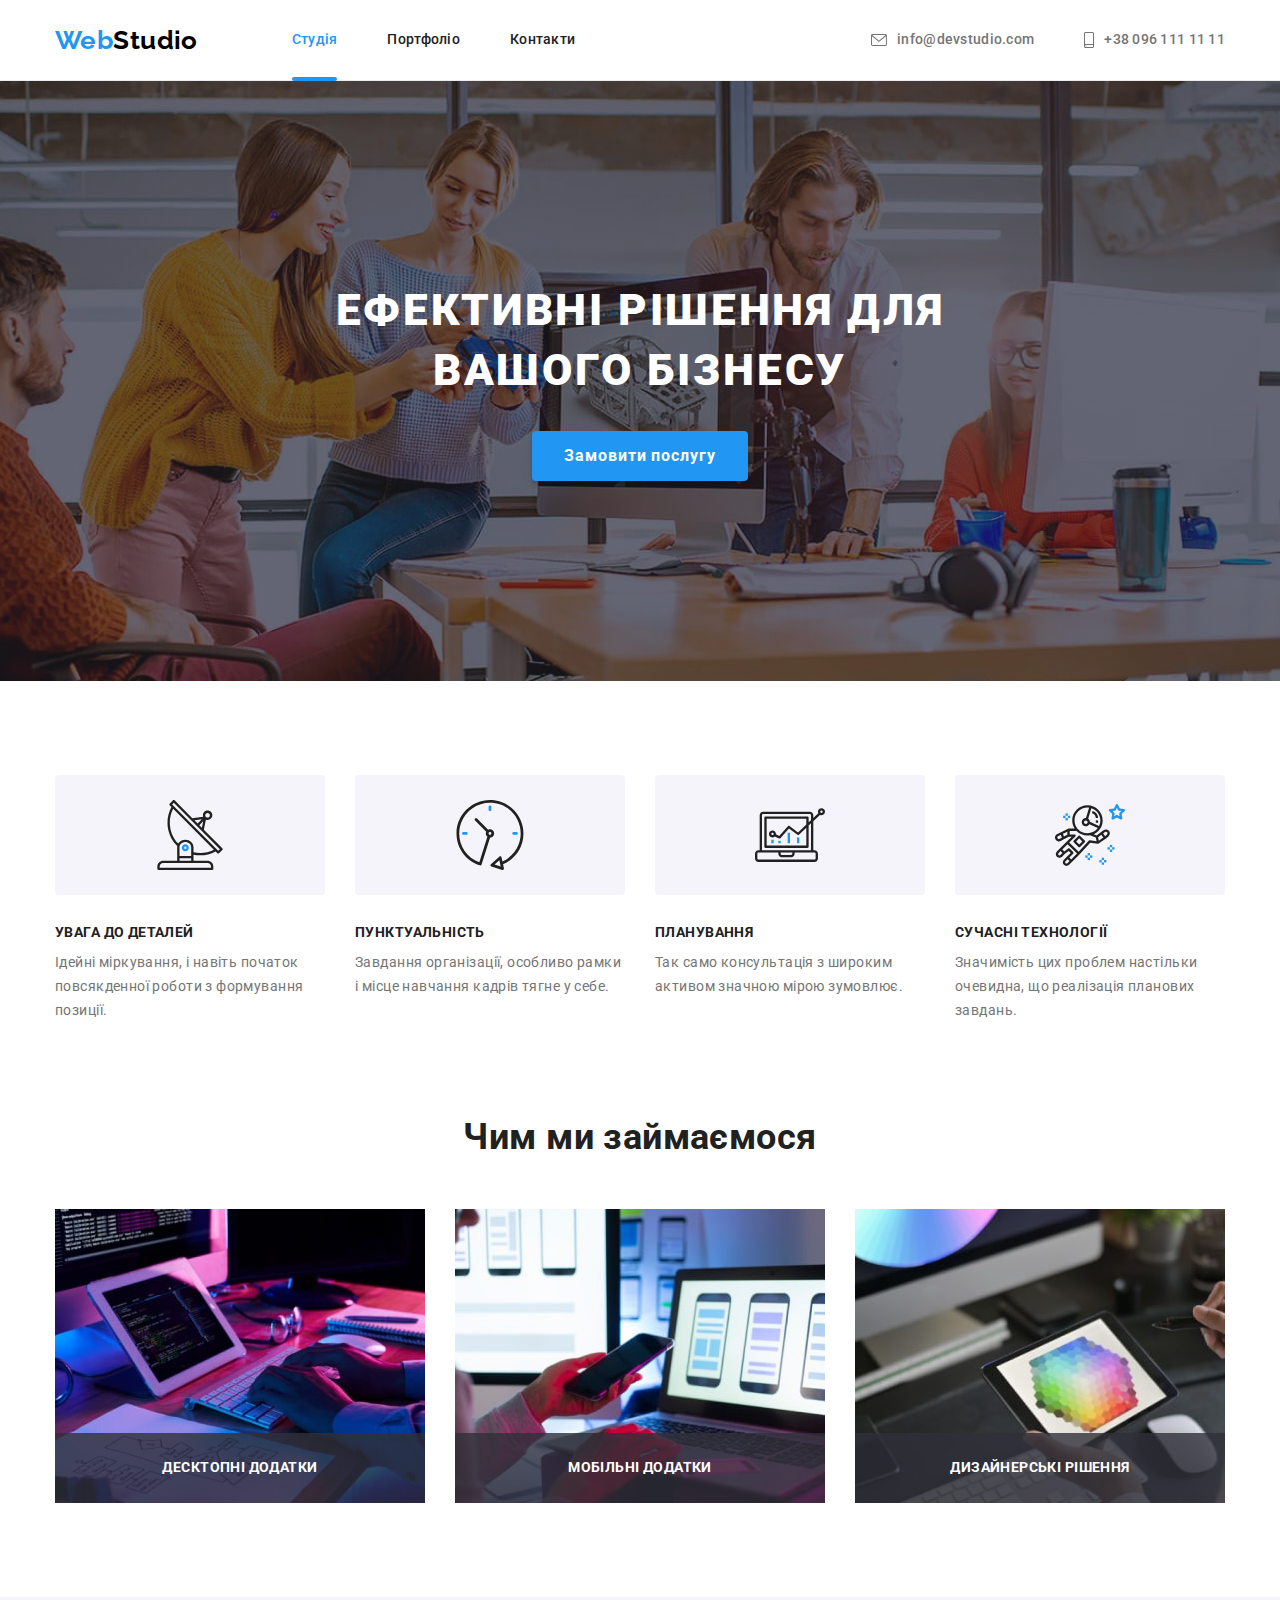
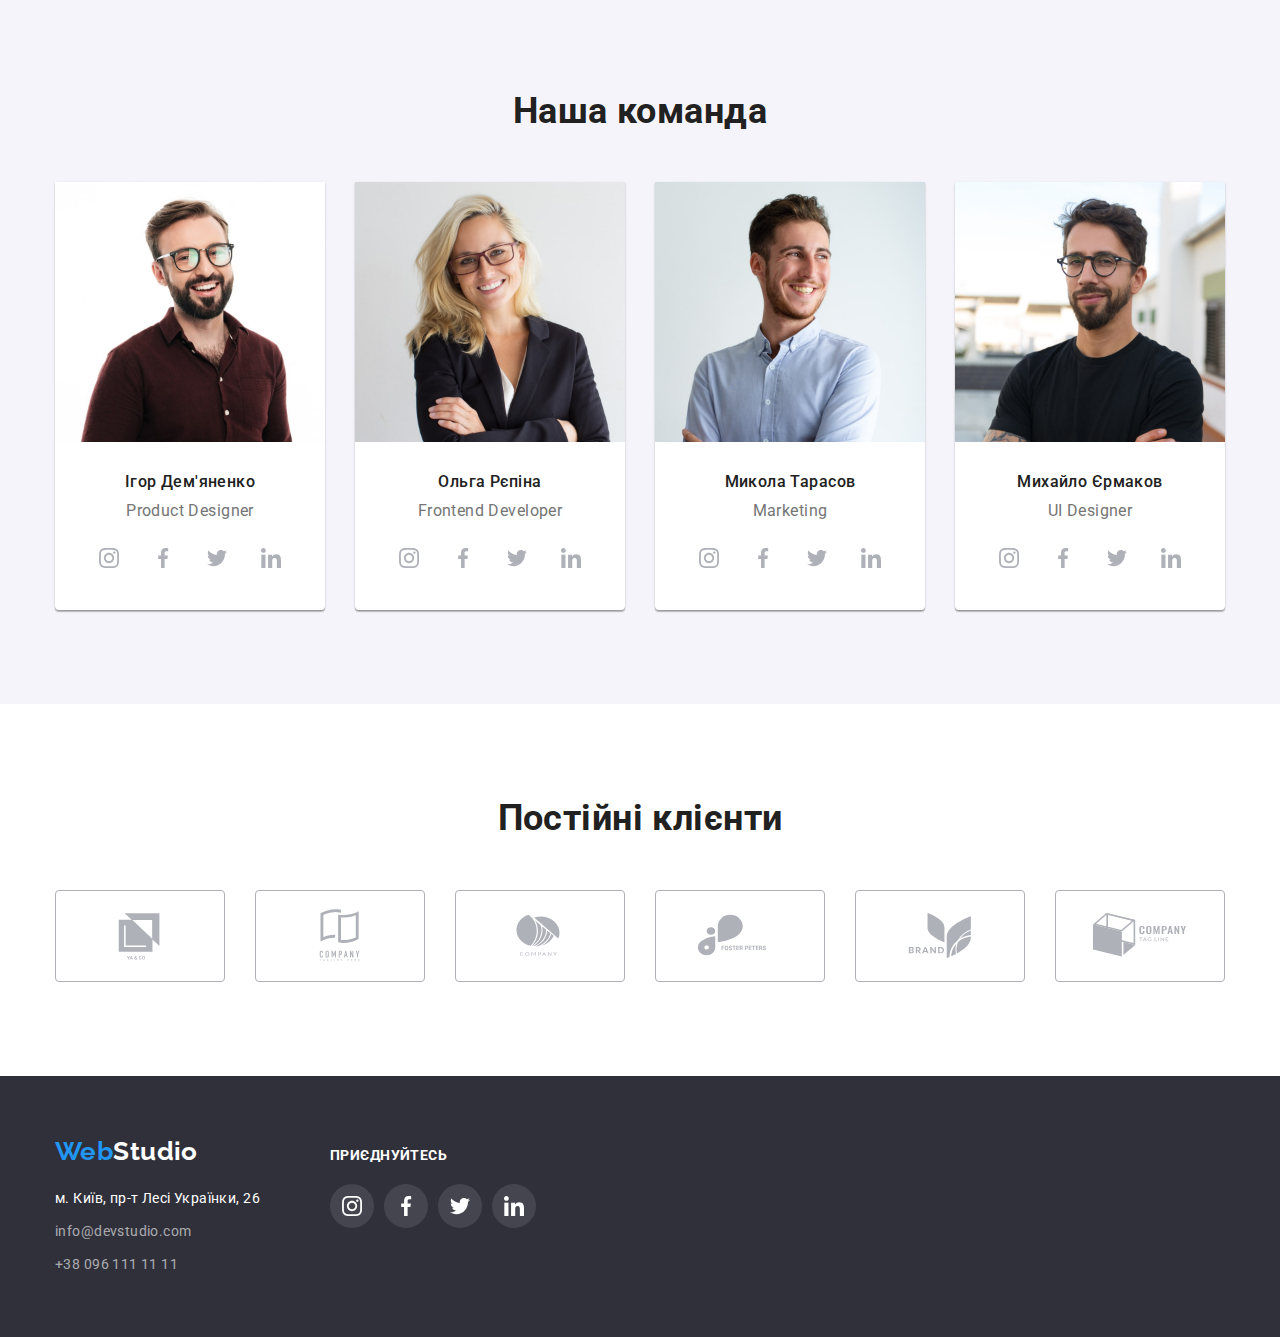
<file: index.html>
<!DOCTYPE html>
<html lang="uk">
	<head>
		<meta charset="UTF-8" />
		<meta http-equiv="X-UA-Compatible" content="IE=edge" />
		<meta name="viewport" content="width=device-width, initial-scale=1.0" />
		<title>Студія</title>
		<link
			rel="stylesheet"
			href="https://cdnjs.cloudflare.com/ajax/libs/modern-normalize/1.1.0/modern-normalize.min.css"
		/>
		<link rel="preconnect" href="https://fonts.googleapis.com" />
		<link rel="preconnect" href="https://fonts.gstatic.com" crossorigin />
		<link
			href="https://fonts.googleapis.com/css2?family=Raleway:wght@700&family=Roboto:wght@400;500;700;900&display=swap"
			rel="stylesheet"
		/>
		<link rel="stylesheet" href="./css/styles.css" />
	</head>

	<body>
		<header class="header">
			<div class="container main-nav">
				<nav class="site-nav">
					<a href="./index.html" class="logo" lang="en">
						Web<span class="logo-header">Studio</span>
					</a>

					<ul class="site-nav list">
						<li class="item">
							<a href="./index.html" class="nav-link link current">Студія</a>
						</li>
						<li class="item">
							<a href="./portfolio.html" class="nav-link link">Портфоліо</a>
						</li>
						<li class="item">
							<a href="#" class="nav-link link">Контакти</a>
						</li>
					</ul>
				</nav>

				<ul class="header-contacts list">
					<li class="item">
						<a href="mailto:info@devstudio.com" class="header-mail link">
							<svg width="16px" height="12px" class="icon">
								<use href="./images/icons.svg#mail"></use>
							</svg>info@devstudio.com
						</a>
					</li>
					<li class="item">
						<a href="tel:+380961111111" class="header-phone link">
							<svg width="10px" height="16px" class="icon">
								<use href="./images/icons.svg#smartphone"></use>
							</svg>+38 096 111 11 11
						</a>
					</li>
				</ul>
			</div>
		</header>

		<main>
			<section class="hero">
				<div class="container">
					<h1 class="hero-title">Ефективні рішення для вашого бізнесу</h1>
					<button type="button" class="hero-button" data-open-modal>Замовити послугу</button>
				</div>
			</section>

			<section class="section">
				<div class="container">
					<h2 class="features-title visually-hidden">Особливості</h2>
					<ul class="features list">
						<li class="item">
							<div class="features-icon">
								<svg width="70" height="70"><use href="./images/icons.svg#antenna"></use></svg>
							</div>
							<h3 class="features-subtitle">Увага до деталей</h3>
							<p class="features-text">
								Ідейні міркування, і навіть початок повсякденної роботи з формування позиції.
							</p>
						</li>
						<li class="item">
							<div class="features-icon">
								<svg width="70" height="70"><use href="./images/icons.svg#clock"></use></svg>
							</div>
							<h3 class="features-subtitle">Пунктуальність</h3>
							<p class="features-text">
								Завдання організації, особливо рамки і місце навчання кадрів тягне у себе.
							</p>
						</li>
						<li class="item">
							<div class="features-icon">
								<svg width="70" height="70"><use href="./images/icons.svg#diagram"></use></svg>
							</div>
							<h3 class="features-subtitle">Планування</h3>
							<p class="features-text">
								Так само консультація з широким активом значною мірою зумовлює.
							</p>
						</li>
						<li class="item">
							<div class="features-icon">
								<svg width="70" height="70"><use href="./images/icons.svg#astronaut"></use></svg>
							</div>
							<h3 class="features-subtitle">Сучасні технології</h3>
							<p class="features-text">
								Значимість цих проблем настільки очевидна, що реалізація планових завдань.
							</p>
						</li>
					</ul>
				</div>
			</section>

			<section class="section no-padding-top">
				<div class="container">
					<h2 class="activities-title">Чим ми займаємося</h2>
					<ul class="activities list">
						<li class="item">
							<div class="activities-thumb">
								<img
									src="./images/activities-1.jpg"
									alt="друкує на клавіатурі"
									width="370"
									height="294"
								/>
								<div class="activities-overflow">
									<p class="activities-text">Десктопні додатки</p>
								</div>
							</div>
						</li>
						<li class="item">
							<div class="activities-thumb">
								<img
									src="./images/activities-2.jpg"
									alt="людина дивиться на екран з макетами"
									width="370"
									height="294"
								/>
								<div class="activities-overflow">
									<p class="activities-text">Мобільні додатки</p>
								</div>
							</div>
						</li>
						<li class="item">
							<div class="activities-thumb">
								<img
									src="./images/activities-3.jpg"
									alt="обирає колір на планшеті"
									width="370"
									height="294"
								/>
								<div class="activities-overflow">
									<p class="activities-text">Дизайнерські рішення</p>
								</div>
							</div>
						</li>
					</ul>
				</div>
			</section>

			<section class="section team">
				<div class="container">
					<h2 class="team-title">Наша команда</h2>
					<ul class="team-list list">
						<li class="team-item">
							<img src="./images/team-member-1.jpg" alt="чоловік" width="270" height="260" />
							<div class="team-content">
								<h3 class="team-subtitle">Ігор Дем'яненко</h3>
								<p lang="en" class="team-text">Product Designer</p>
								<ul class="list social-list">
									<li class="list-item">
										<a href="" class="link social-link">
											<svg width="20" height="20" class="icon">
												<use href="./images/icons.svg#instagram"></use>
											</svg>
										</a>
									</li>
									<li class="list-item">
										<a href="" class="link social-link">
											<svg width="20" height="20" class="icon">
												<use href="./images/icons.svg#facebook"></use>
											</svg>
										</a>
									</li>
									<li class="list-item">
										<a href="" class="link social-link">
											<svg width="20" height="20" class="icon">
												<use href="./images/icons.svg#twitter"></use>
											</svg>
										</a>
									</li>
									<li class="list-item">
										<a href="" class="link social-link">
											<svg width="20" height="20" class="icon">
												<use href="./images/icons.svg#linkedin"></use>
											</svg>
										</a>
									</li>
								</ul>
							</div>
						</li>
						<li class="team-item">
							<img src="./images/team-member-2.jpg" alt="жінка" width="270" height="260" />
							<div class="team-content">
								<h3 class="team-subtitle">Ольга Рєпіна</h3>
								<p lang="en" class="team-text">Frontend Developer</p>
								<ul class="list social-list">
									<li class="list-item">
										<a href="" class="link social-link">
											<svg width="20" height="20" class="icon">
												<use href="./images/icons.svg#instagram"></use>
											</svg>
										</a>
									</li>
									<li class="list-item">
										<a href="" class="link social-link">
											<svg width="20" height="20" class="icon">
												<use href="./images/icons.svg#facebook"></use>
											</svg>
										</a>
									</li>
									<li class="list-item">
										<a href="" class="link social-link">
											<svg width="20" height="20" class="icon">
												<use href="./images/icons.svg#twitter"></use>
											</svg>
										</a>
									</li>
									<li class="list-item">
										<a href="" class="link social-link">
											<svg width="20" height="20" class="icon">
												<use href="./images/icons.svg#linkedin"></use>
											</svg>
										</a>
									</li>
								</ul>
							</div>
						</li>
						<li class="team-item">
							<img src="./images/team-member-3.jpg" alt="чоловік" width="270" height="260" />
							<div class="team-content">
								<h3 class="team-subtitle">Микола Тарасов</h3>
								<p lang="en" class="team-text">Marketing</p>
								<ul class="list social-list">
									<li class="list-item">
										<a href="" class="link social-link">
											<svg width="20" height="20" class="icon">
												<use href="./images/icons.svg#instagram"></use>
											</svg>
										</a>
									</li>
									<li class="list-item">
										<a href="" class="link social-link">
											<svg width="20" height="20" class="icon">
												<use href="./images/icons.svg#facebook"></use>
											</svg>
										</a>
									</li>
									<li class="list-item">
										<a href="" class="link social-link">
											<svg width="20" height="20" class="icon">
												<use href="./images/icons.svg#twitter"></use>
											</svg>
										</a>
									</li>
									<li class="list-item">
										<a href="" class="link social-link">
											<svg width="20" height="20" class="icon">
												<use href="./images/icons.svg#linkedin"></use>
											</svg>
										</a>
									</li>
								</ul>
							</div>
						</li>
						<li class="team-item">
							<img src="./images/team-member-4.jpg" alt="чоловік" width="270" height="260" />
							<div class="team-content">
								<h3 class="team-subtitle">Михайло Єрмаков</h3>
								<p lang="en" class="team-text">UI Designer</p>
								<ul class="list social-list">
									<li class="list-item">
										<a href="" class="link social-link">
											<svg width="20" height="20" class="icon">
												<use href="./images/icons.svg#instagram"></use>
											</svg>
										</a>
									</li>
									<li class="list-item">
										<a href="" class="link social-link">
											<svg width="20" height="20" class="icon">
												<use href="./images/icons.svg#facebook"></use>
											</svg>
										</a>
									</li>
									<li class="list-item">
										<a href="" class="link social-link">
											<svg width="20" height="20" class="icon">
												<use href="./images/icons.svg#twitter"></use>
											</svg>
										</a>
									</li>
									<li class="list-item">
										<a href="" class="link social-link">
											<svg width="20" height="20" class="icon">
												<use href="./images/icons.svg#linkedin"></use>
											</svg>
										</a>
									</li>
								</ul>
							</div>
						</li>
					</ul>
				</div>
			</section>

			<section class="section">
				<div class="container">
					<h2 class="clients-title">Постійні клієнти</h2>
					<ul class="list clients-list">
						<li class="list-item">
							<a href="" class="link clients-link">
								<svg width="106" height="60" class="icon">
									<use href="./images/icons.svg#Logo"></use>
								</svg>
							</a>
						</li>
						<li class="list-item">
							<a href="" class="link clients-link">
								<svg width="106" height="60" class="icon">
									<use href="./images/icons.svg#Logo-1"></use>
								</svg>
							</a>
						</li>
						<li class="list-item">
							<a href="" class="link clients-link">
								<svg width="106" height="60" class="icon">
									<use href="./images/icons.svg#Logo-2"></use>
								</svg>
							</a>
						</li>
						<li class="list-item">
							<a href="" class="link clients-link">
								<svg width="106" height="60" class="icon">
									<use href="./images/icons.svg#Logo-3"></use>
								</svg>
							</a>
						</li>
						<li class="list-item">
							<a href="" class="link clients-link">
								<svg width="106" height="60" class="icon">
									<use href="./images/icons.svg#Logo-4"></use>
								</svg>
							</a>
						</li>
						<li class="list-item">
							<a href="" class="link clients-link">
								<svg width="106" height="60" class="icon">
									<use href="./images/icons.svg#Logo-5"></use>
								</svg>
							</a>
						</li>
					</ul>
				</div>
			</section>
		</main>

		<footer class="footer">
			<div class="container footer-info">
				<div class="address">
					<a href="#" class="logo link" lang="en">
						Web<span class="logo-footer">Studio</span>
					</a>
					<address>
						<ul class="address-list list">
							<li class="item">
								<a
									href="https://goo.gl/maps/oowRSP1f97N3DCgt7"
									target="_blank"
									class="footer-address link"
									rel="noopener noreferrer"
								>
									м. Київ, пр-т Лесі Українки, 26
								</a>
							</li>
							<li class="item">
								<a href="mailto:info@devstudio.com" class="footer-mail link">info@devstudio.com</a>
							</li>
							<li class="item">
								<a href="tel:+380961111111" class="footer-phone link">+38 096 111 11 11</a>
							</li>
						</ul>
					</address>
				</div>
				<div class="social">
					<p class="social-text">приєднуйтесь</p>
					<ul class="list social-list">
						<li class="list-item">
							<a href="" class="link social-link">
								<svg width="20" height="20" class="icon">
									<use href="./images/icons.svg#instagram"></use>
								</svg>
							</a>
						</li>
						<li class="list-item">
							<a href="" class="link social-link">
								<svg width="20" height="20" class="icon">
									<use href="./images/icons.svg#facebook"></use>
								</svg>
							</a>
						</li>
						<li class="list-item">
							<a href="" class="link social-link">
								<svg width="20" height="20" class="icon">
									<use href="./images/icons.svg#twitter"></use>
								</svg>
							</a>
						</li>
						<li class="list-item">
							<a href="" class="link social-link">
								<svg width="20" height="20" class="icon">
									<use href="./images/icons.svg#linkedin"></use>
								</svg>
							</a>
						</li>
					</ul>
				</div>
			</div>
		</footer>
		<div class="backdrop is-hidden" data-backdrop>
			<div class="modal">
				<button type="button" class="btn" data-close-modal>
					<svg width="18" height="18" class="icon">
						<use href="./images/icons.svg#close"></use>
					</svg>
				</button>

				<form name="feedback-form">
					<label for="name">Ім'я</label>
					<input type="text" name="name" id="name">

					<label for="tel">Телефон</label>
					<input type="tel" name="tel" id="tel">

					<label for="mail">Пошта</label>
					<input type="email" name="mail"	id="mail">

					<input type="checkbox" name="policy" id="policy">
					<label for="policy">Погоджуюся з розсилкою та приймаю <a href="#" class="privat-policy">Умови договору</a></label>
				</form>
			</div>
		</div>
		<script src="./js/modal.js"></script>
	</body>
</html>
</file>
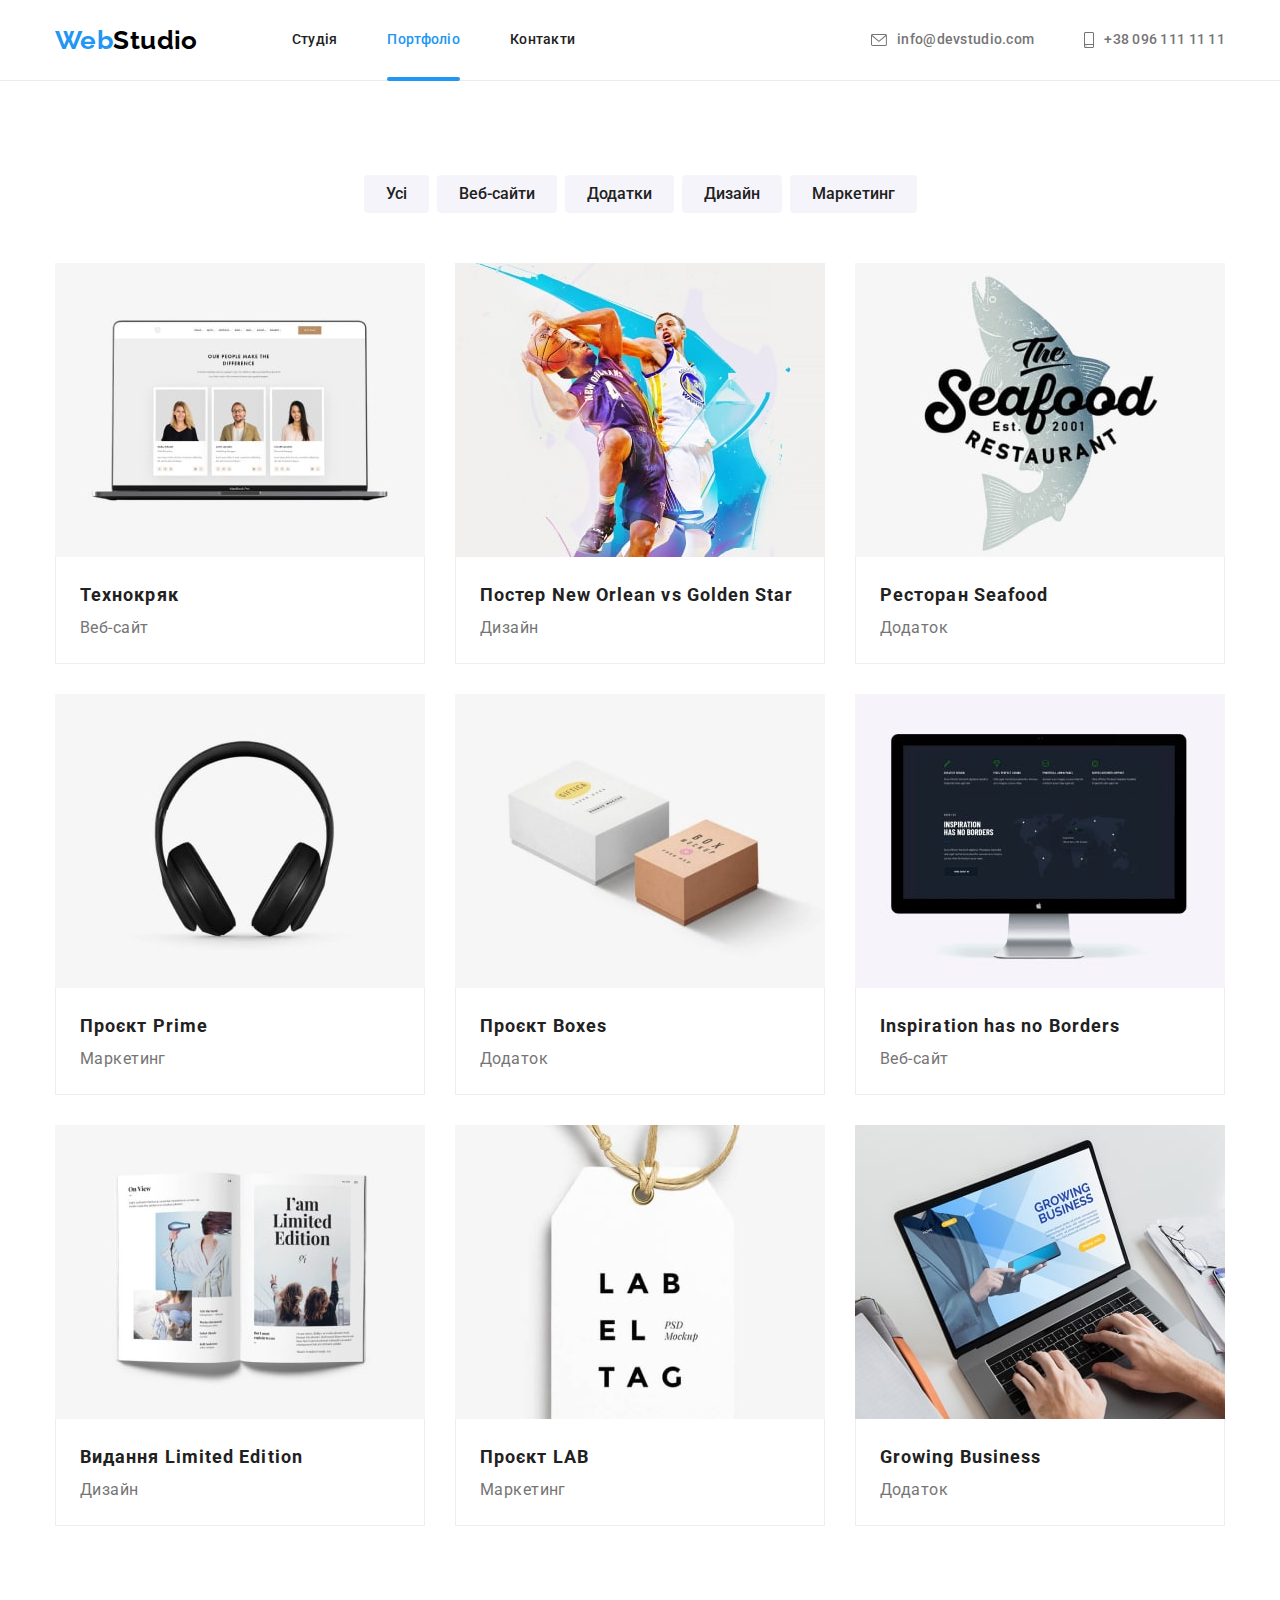
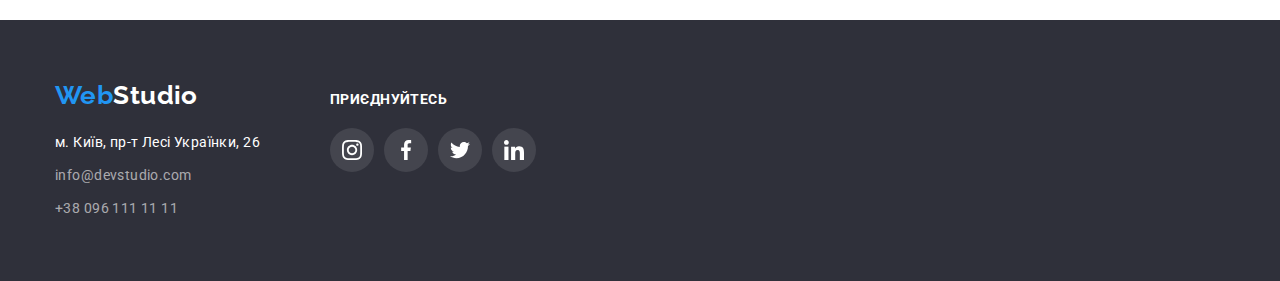
<file: portfolio.html>
<!DOCTYPE html>
<html lang="uk">
	<head>
		<meta charset="UTF-8" />
		<meta http-equiv="X-UA-Compatible" content="IE=edge" />
		<meta name="viewport" content="width=device-width, initial-scale=1.0" />
		<title>Портфоліо</title>
		<link
			rel="stylesheet"
			href="https://cdnjs.cloudflare.com/ajax/libs/modern-normalize/1.1.0/modern-normalize.min.css"
		/>
		<link rel="preconnect" href="https://fonts.googleapis.com" />
		<link rel="preconnect" href="https://fonts.gstatic.com" crossorigin />
		<link
			href="https://fonts.googleapis.com/css2?family=Raleway:wght@700&family=Roboto:wght@400;500;700;900&display=swap"
			rel="stylesheet"
		/>
		<link rel="stylesheet" href="./css/styles.css" />
	</head>

	<body>
		<header class="header">
			<div class="container main-nav">
				<nav class="site-nav">
					<a href="./index.html" class="logo" lang="en">
						Web<span class="logo-header">Studio</span>
					</a>

					<ul class="site-nav list">
						<li class="item">
							<a href="./index.html" class="nav-link link">Студія</a>
						</li>
						<li class="item">
							<a href="./portfolio.html" class="nav-link link current">Портфоліо</a>
						</li>
						<li class="item">
							<a href="#" class="nav-link link">Контакти</a>
						</li>
					</ul>
				</nav>

				<ul class="header-contacts list">
					<li class="item">
						<a href="mailto:info@devstudio.com" class="header-mail link">
							<svg width="16px" height="12px" class="icon">
								<use href="./images/icons.svg#mail"></use>
							</svg>info@devstudio.com
						</a>
					</li>
					<li class="item">
						<a href="tel:+380961111111" class="header-phone link">
							<svg width="10px" height="16px" class="icon">
								<use href="./images/icons.svg#smartphone"></use>
							</svg>+38 096 111 11 11
						</a>
					</li>
				</ul>
			</div>
		</header>

		<main>
			<section class="section">
				<div class="container">
					<h1 class="portfolio-title visually-hidden">Портфоліо</h1>
					<ul class="btn-nav list">
						<li><button type="button" class="button-portfolio">Усі</button></li>
						<li>
							<button type="button" class="button-portfolio">Веб-сайти</button>
						</li>
						<li>
							<button type="button" class="button-portfolio">Додатки</button>
						</li>
						<li>
							<button type="button" class="button-portfolio">Дизайн</button>
						</li>
						<li>
							<button type="button" class="button-portfolio">Маркетинг</button>
						</li>
					</ul>

					<ul class="work-list list">
						<li class="portfolio-item">
							<a href="" class="link">
								<div class="work-thumb">
									<img
										src="./images/example-1.jpg"
										alt=""
										width="370"
										height="294"
										class="example-photo"
									/>
									<div class="work-overflow">
										<p>
											Ресурс пропонує комплексні пропозиції з різним рівнем функціоналу та сервісів.
											Все це дозволить відвідувачу отримати вичерпні відомості про компанію чи
											приватну особу.
										</p>
									</div>
								</div>
								<div class="portfolio-contents">
									<h2 class="portfolio-subtitle">Технокряк</h2>
									<p class="portfolio-text">Веб-сайт</p>
								</div>
							</a>
						</li>
						<li class="portfolio-item">
							<a href="" class="link">
								<div class="work-thumb">
									<img
										src="./images/example-2.jpg"
										alt=""
										width="370"
										height="294"
										class="example-photo"
									/>
									<div class="work-overflow">
										<p>
											Ресурс пропонує комплексні пропозиції з різним рівнем функціоналу та сервісів.
											Все це дозволить відвідувачу отримати вичерпні відомості про компанію чи
											приватну особу.
										</p>
									</div>
								</div>
								<div class="portfolio-contents">
									<h2 class="portfolio-subtitle">Постер New Orlean vs Golden Star</h2>
									<p class="portfolio-text">Дизайн</p>
								</div>
							</a>
						</li>
						<li class="portfolio-item">
							<a href="" class="link">
								<div class="work-thumb">
									<img
										src="./images/example-3.jpg"
										alt=""
										width="370"
										height="294"
										class="example-photo"
									/>
									<div class="work-overflow">
										<p>
											Ресурс пропонує комплексні пропозиції з різним рівнем функціоналу та сервісів.
											Все це дозволить відвідувачу отримати вичерпні відомості про компанію чи
											приватну особу.
										</p>
									</div>
								</div>
								<div class="portfolio-contents">
									<h2 class="portfolio-subtitle">Ресторан Seafood</h2>
									<p class="portfolio-text">Додаток</p>
								</div>
							</a>
						</li>
						<li class="portfolio-item">
							<a href="" class="link">
								<div class="work-thumb">
									<img
										src="./images/example-4.jpg"
										alt=""
										width="370"
										height="294"
										class="example-photo"
									/>
									<div class="work-overflow">
										<p>
											Ресурс пропонує комплексні пропозиції з різним рівнем функціоналу та сервісів.
											Все це дозволить відвідувачу отримати вичерпні відомості про компанію чи
											приватну особу.
										</p>
									</div>
								</div>
								<div class="portfolio-contents">
									<h2 class="portfolio-subtitle">Проєкт Prime</h2>
									<p class="portfolio-text">Маркетинг</p>
								</div>
							</a>
						</li>
						<li class="portfolio-item">
							<a href="" class="link">
								<div class="work-thumb">
									<img
										src="./images/example-5.jpg"
										alt=""
										width="370"
										height="294"
										class="example-photo"
									/>
									<div class="work-overflow">
										<p>
											Ресурс пропонує комплексні пропозиції з різним рівнем функціоналу та сервісів.
											Все це дозволить відвідувачу отримати вичерпні відомості про компанію чи
											приватну особу.
										</p>
									</div>
								</div>
								<div class="portfolio-contents">
									<h2 class="portfolio-subtitle">Проєкт Boxes</h2>
									<p class="portfolio-text">Додаток</p>
								</div>
							</a>
						</li>
						<li class="portfolio-item">
							<a href="" class="link">
								<div class="work-thumb">
									<img
										src="./images/example-6.jpg"
										alt=""
										width="370"
										height="294"
										class="example-photo"
									/>
									<div class="work-overflow">
										<p>
											Ресурс пропонує комплексні пропозиції з різним рівнем функціоналу та сервісів.
											Все це дозволить відвідувачу отримати вичерпні відомості про компанію чи
											приватну особу.
										</p>
									</div>
								</div>
								<div class="portfolio-contents">
									<h2 class="portfolio-subtitle">Inspiration has no Borders</h2>
									<p class="portfolio-text">Веб-сайт</p>
								</div>
							</a>
						</li>
						<li class="portfolio-item">
							<a href="" class="link">
								<div class="work-thumb">
									<img
										src="./images/example-7.jpg"
										alt=""
										width="370"
										height="294"
										class="example-photo"
									/>
									<div class="work-overflow">
										<p>
											Ресурс пропонує комплексні пропозиції з різним рівнем функціоналу та сервісів.
											Все це дозволить відвідувачу отримати вичерпні відомості про компанію чи
											приватну особу.
										</p>
									</div>
								</div>
								<div class="portfolio-contents">
									<h2 class="portfolio-subtitle">Видання Limited Edition</h2>
									<p class="portfolio-text">Дизайн</p>
								</div>
							</a>
						</li>
						<li class="portfolio-item">
							<a href="" class="link">
								<div class="work-thumb">
									<img
										src="./images/example-8.jpg"
										alt=""
										width="370"
										height="294"
										class="example-photo"
									/>
									<div class="work-overflow">
										<p>
											Ресурс пропонує комплексні пропозиції з різним рівнем функціоналу та сервісів.
											Все це дозволить відвідувачу отримати вичерпні відомості про компанію чи
											приватну особу.
										</p>
									</div>
								</div>
								<div class="portfolio-contents">
									<h2 class="portfolio-subtitle">Проєкт LAB</h2>
									<p class="portfolio-text">Маркетинг</p>
								</div>
							</a>
						</li>
						<li class="portfolio-item">
							<a href="" class="link">
								<div class="work-thumb">
									<img
										src="./images/example-9.jpg"
										alt=""
										width="370"
										height="294"
										class="example-photo"
									/>
									<div class="work-overflow">
										<p>
											Ресурс пропонує комплексні пропозиції з різним рівнем функціоналу та сервісів.
											Все це дозволить відвідувачу отримати вичерпні відомості про компанію чи
											приватну особу.
										</p>
									</div>
								</div>
								<div class="portfolio-contents">
									<h2 class="portfolio-subtitle">Growing Business</h2>
									<p class="portfolio-text">Додаток</p>
								</div>
							</a>
						</li>
					</ul>
				</div>
			</section>
		</main>

		<footer class="footer">
			<div class="container footer-info">
				<div class="address">
					<a href="#" class="logo link" lang="en">
						Web<span class="logo-footer">Studio</span>
					</a>
					<address>
						<ul class="address-list list">
							<li class="item">
								<a
									href="https://goo.gl/maps/oowRSP1f97N3DCgt7"
									target="_blank"
									class="footer-address link"
									rel="noopener noreferrer"
								>
									м. Київ, пр-т Лесі Українки, 26
								</a>
							</li>
							<li class="item">
								<a href="mailto:info@devstudio.com" class="footer-mail link">info@devstudio.com</a>
							</li>
							<li class="item">
								<a href="tel:+380961111111" class="footer-phone link">+38 096 111 11 11</a>
							</li>
						</ul>
					</address>
				</div>
				<div class="social">
					<p class="social-text">приєднуйтесь</p>
					<ul class="list social-list">
						<li class="list-item">
							<a href="" class="link social-link">
								<svg width="20" height="20" class="icon">
									<use href="./images/icons.svg#instagram"></use>
								</svg>
							</a>
						</li>
						<li class="list-item">
							<a href="" class="link social-link">
								<svg width="20" height="20" class="icon">
									<use href="./images/icons.svg#facebook"></use>
								</svg>
							</a>
						</li>
						<li class="list-item">
							<a href="" class="link social-link">
								<svg width="20" height="20" class="icon">
									<use href="./images/icons.svg#twitter"></use>
								</svg>
							</a>
						</li>
						<li class="list-item">
							<a href="" class="link social-link">
								<svg width="20" height="20" class="icon">
									<use href="./images/icons.svg#linkedin"></use>
								</svg>
							</a>
						</li>
					</ul>
				</div>
			</div>
		</footer>
	</body>
</html>
</file>
<file: css/styles.css>
:root {
	--primary-text-color: #757575;
	--logo-text-color: #000000;
	--accent-color: #2196f3;
	--prymary-white-color: #ffffff;
	--button-secondary-bg-color: #f5f4fa;
	--main-title-color: #212121;
	--hero-bg-color: #2f303a;
	--hero-btn-active-bgc: #188ce8;
	--footer-contacts-color: rgba(255, 255, 255, 0.6);
	--footer-social-bg-color: rgba(255, 255, 255, 0.1);
	--header-border: #ececec;
	--portfolio-content-border: #eeeeee;
	--clients-primary-color: #afb1b8;
	--work-overflow-bg: rgba(33, 150, 243, 0.9);
	--backdrop-bg: rgba(0, 0, 0, 0.2);
	--modal-btn-border: rgba(0, 0, 0, 0.1);
	--activities-overflow-color: rgba(47, 48, 58, 0.8);
}

body {
	color: var(--primary-text-color);
	font-family: Roboto, sans-serif;
	letter-spacing: 0.03em;
	font-size: 14px;
	background-color: var(--prymary-white-color);
}

h1,
h2,
h3,
h4,
h5,
h6,
p {
	margin: 0;
}

img {
	display: block;
	max-width: 100%;
	height: auto;
}

.container {
	width: 1200px;
	padding: 0 15px;
	margin: 0 auto;
}

.list {
	padding: 0;
	margin: 0;
	list-style: none;
}

.link {
	text-decoration: none;
}

.icon {
	fill: currentColor;
}

.visually-hidden {
	position: absolute;
	white-space: nowrap;
	width: 1px;
	height: 1px;
	overflow: hidden;
	border: 0;
	padding: 0;
	clip: rect(0 0 0 0);
	clip-path: inset(50%);
	margin: -1px;
}

.section.no-padding-top {
	padding-top: 0;
}

.section {
	padding-top: 94px;
	padding-bottom: 94px;
}

.header {
	border-bottom: 1px solid var(--header-border);
}

.main-nav {
	display: flex;
	align-items: center;
}

.site-nav,
.header-contacts {
	display: flex;
	align-items: center;
}

.site-nav .item:not(:last-child),
.header-contacts .item:not(:last-child) {
	margin-right: 50px;
}

.site-nav .link,
.header-contacts .link {
	display: flex;
	align-items: center;
	padding-top: 32px;
	padding-bottom: 32px;

	transition: color 250ms cubic-bezier(0.4, 0, 0.2, 1);
}

.header-contacts .icon {
	fill: currentColor;
	margin-right: 10px;
}

.header-contacts {
	margin-left: auto;
}

.header .logo {
	margin-right: 94px;
}

.logo {
	color: var(--accent-color);
	text-decoration: none;
	font-family: Raleway, sans-serif;
	font-weight: 700;
	font-size: 26px;
	line-height: 1.19;
}

.logo .logo-header {
	color: var(--logo-text-color);
}

.nav-link {
	color: var(--main-title-color);
	font-weight: 500;
	line-height: 1.14;
	letter-spacing: 0.02em;

	transition: color 250ms cubic-bezier(0.4, 0, 0.2, 1);
}

.nav-link.current {
	position: relative;

	color: var(--accent-color);
}

.current::after {
	content: "";

	position: absolute;
	bottom: -1px;
	left: 0;
	display: inline-block;
	width: 100%;
	height: 4px;

	background-color: var(--accent-color);
	border-radius: 2px;
}

.nav-link:hover,
.nav-link:focus,
.header-mail:hover,
.header-mail:focus,
.header-phone:hover,
.header-phone:focus,
.footer-mail:hover,
.footer-mail:focus,
.footer-phone:hover,
.footer-phone:focus,
.footer-address:hover,
.footer-address:focus {
	color: var(--accent-color);
}

.header-phone,
.header-mail {
	color: var(--primary-text-color);
	font-weight: 500;
	line-height: 1.14;
	letter-spacing: 0.02em;
}

.hero {
	height: 600px;
	max-width: 1600px;
	margin: 0 auto;
	padding-top: 200px;
	padding-bottom: 200px;

	background-image: linear-gradient(to right, rgba(47, 48, 58, 0.4), rgba(47, 48, 58, 0.4)),
		url(../images/hero-bg.jpg);
	background-size: cover;
	background-repeat: no-repeat;
	background-position: center;
	background-color: var(--hero-bg-color);
	text-align: center;
}

.hero-title {
	margin: 0 auto 30px auto;
	width: 696px;

	color: var(--prymary-white-color);
	font-weight: 900;
	font-size: 44px;
	line-height: 1.36;
	text-align: center;
	letter-spacing: 0.06em;
	text-transform: uppercase;
}

.hero-button {
	padding: 10px 32px;
	min-width: 216px;
	border: 0;

	color: var(--prymary-white-color);
	font-family: inherit;
	font-weight: 700;
	font-size: 16px;
	line-height: 1.88;
	text-align: center;
	letter-spacing: 0.06em;
	box-shadow: 0px 4px 4px rgba(0, 0, 0, 0.15);
	border-radius: 4px;
	background-color: var(--accent-color);
	cursor: pointer;
	transition: background-color 250ms cubic-bezier(0.4, 0, 0.2, 1);
}

.hero-button:hover,
.hero-button:focus {
	background-color: var(--hero-btn-active-bgc);
}

.features {
	display: flex;
	flex-wrap: wrap;
	gap: 30px;
}

.features .item {
	flex-basis: calc((100% - 90px) / 4);
}

.features-icon {
	display: flex;
	justify-content: center;
	align-items: center;
	height: 120px;
	margin-bottom: 30px;

	background-color: var(--button-secondary-bg-color);
	border-radius: 4px;
}

.item.antenna::before {
	background-image: url(../images/antenna.png);
}

.item.clock::before {
	background-image: url(../images/clock.png);
}

.item.diagram::before {
	background-image: url(../images/diagram.png);
}

.item.astronaut::before {
	background-image: url(../images/astronaut.png);
}

.features-subtitle {
	margin-top: 0;
	margin-bottom: 10px;

	font-weight: 700;
	line-height: 1.14;
	font-size: 14px;
	text-transform: uppercase;
	color: var(--main-title-color);
}
.features-text {
	margin: 0;
	line-height: 1.71;
}

.activities {
	display: flex;
	flex-wrap: wrap;
	gap: 30px;
}

.activities .item {
	flex-basis: calc((100% - 60px) / 3);
}

.activities-thumb {
	position: relative;
}

.activities-overflow {
	position: absolute;
	display: flex;
	justify-content: center;
	align-items: center;
	bottom: 0;
	left: 0;
	width: 100%;
	height: 70px;

	background-color: var(--activities-overflow-color);
}

.activities-text {
	font-weight: 700;
	line-height: 1.14;
	text-transform: uppercase;
	color: var(--prymary-white-color);
}

.activities-title,
.team-title,
.clients-title {
	margin-top: 0;
	margin-bottom: 50px;

	font-weight: 700;
	font-size: 36px;
	line-height: 1.16;
	text-align: center;
	color: var(--main-title-color);
}

.team {
	background-color: var(--button-secondary-bg-color);
}

.team-list {
	display: flex;
	flex-wrap: wrap;
	gap: 30px;
}

.team-item {
	flex-basis: calc((100% - 90px) / 4);

	box-shadow: 0px 1px 3px rgba(0, 0, 0, 0.12), 0px 1px 1px rgba(0, 0, 0, 0.14),
		0px 2px 1px rgba(0, 0, 0, 0.2);
	border-radius: 0px 0px 4px 4px;
	background-color: var(--prymary-white-color);
}

.team-subtitle {
	display: block;
	margin-bottom: 10px;

	font-weight: 500;
	font-size: 16px;
	line-height: 1.19;
	text-align: center;
	color: var(--main-title-color);
}

.team-content {
	padding-top: 30px;
	padding-bottom: 30px;
}

.team-text {
	margin-bottom: 16px;

	font-size: 16px;
	line-height: 1.19;
	text-align: center;
}

.team-item .social-list,
.footer .social-list {
	display: flex;
	justify-content: center;
	gap: 10px;
}

.team-item .list-item {
	width: 44px;
	height: 44px;
}

.team-item .social-link {
	display: flex;
	align-items: center;
	justify-content: center;
	width: 100%;
	height: 100%;

	border-radius: 50%;
	background-color: var(--prymary-white-color);
	color: var(--clients-primary-color);
	transition: color 250ms cubic-bezier(0.4, 0, 0.2, 1),
		background-color 250ms cubic-bezier(0.4, 0, 0.2, 1);
}

.team-item .social-link:hover,
.team-item .social-link:focus {
	background-color: var(--accent-color);
	color: var(--prymary-white-color);
}

.clients-list {
	display: flex;
	gap: 30px;
}

.clients-list .list-item {
	flex-basis: calc((100% - 150px) / 6);
	height: 92px;
}

.clients-link {
	display: flex;
	justify-content: center;
	align-items: center;
	width: 100%;
	height: 100%;

	border-radius: 4px;
	border: 1px solid var(--clients-primary-color);
	color: var(--clients-primary-color);
	transition: color 250ms cubic-bezier(0.4, 0, 0.2, 1), border 250ms cubic-bezier(0.4, 0, 0.2, 1);
}

.clients-link:hover,
.clients-link:focus {
	border: 1px solid var(--accent-color);
	color: var(--accent-color);
}

.footer-info {
	display: flex;
	gap: 70px;
	align-items: baseline;
}

.logo .logo-footer {
	color: var(--prymary-white-color);
}

.footer {
	background-color: var(--hero-bg-color);
	padding-top: 60px;
	padding-bottom: 60px;
}

.footer .logo {
	display: block;
	margin-bottom: 20px;
}

.footer-address {
	font-style: normal;
	line-height: 1.71;
	color: var(--prymary-white-color);
	transition: color 250ms cubic-bezier(0.4, 0, 0.2, 1);
}

.footer-mail,
.footer-phone {
	font-style: normal;
	line-height: 1.71;
	color: var(--footer-contacts-color);
	transition: color 250ms cubic-bezier(0.4, 0, 0.2, 1);
}

.address-list .item:not(:last-child) {
	margin-bottom: 9px;
}

.footer .social-text {
	margin-bottom: 20px;

	font-weight: 700;
	line-height: 1.14;
	text-transform: uppercase;
	color: var(--prymary-white-color);
}

.footer .list-item {
	width: 44px;
	height: 44px;
}

.footer .social-link {
	display: flex;
	justify-content: center;
	align-items: center;
	width: 100%;
	height: 100%;

	border-radius: 50%;
	background-color: var(--footer-social-bg-color);
	color: var(--prymary-white-color);
	transition: background-color 250ms cubic-bezier(0.4, 0, 0.2, 1);
}

.footer .social-link:hover,
.footer .social-link:focus {
	background-color: var(--accent-color);
}

.button-portfolio {
	padding: 6px 22px;
	border-radius: 4px;
	border: 0;

	font-family: Roboto, sans-serif;
	background-color: var(--button-secondary-bg-color);
	font-weight: 500;
	font-size: 16px;
	line-height: 1.62;
	text-align: center;
	color: var(--main-title-color);
	cursor: pointer;
	transition: color 250ms cubic-bezier(0.4, 0, 0.2, 1),
		background-color 250ms cubic-bezier(0.4, 0, 0.2, 1),
		box-shadow 250ms cubic-bezier(0.4, 0, 0.2, 1);
}

.button-portfolio:hover,
.button-portfolio:focus {
	color: var(--prymary-white-color);
	background-color: var(--accent-color);
	box-shadow: 0px 3px 1px rgba(0, 0, 0, 0.1), 0px 1px 2px rgba(0, 0, 0, 0.08),
		0px 2px 2px rgba(0, 0, 0, 0.12);
}

.portfolio-subtitle {
	font-weight: 700;
	font-size: 18px;
	line-height: 2;
	letter-spacing: 0.06em;
	color: var(--main-title-color);
}

.portfolio-text {
	font-size: 16px;
	line-height: 1.88;
	color: var(--primary-text-color);
}

.btn-nav {
	display: flex;
	justify-content: center;
	margin-bottom: 50px;
	column-gap: 8px;
}

.work-list {
	display: flex;
	flex-wrap: wrap;
	gap: 30px;
}

.portfolio-contents {
	padding: 20px 24px;
	box-sizing: border-box;
	border-bottom: 1px solid var(--portfolio-content-border);
	border-left: 1px solid var(--portfolio-content-border);
	border-right: 1px solid var(--portfolio-content-border);
}

.portfolio-item .link {
	transition: box-shadow 250ms cubic-bezier(0.4, 0, 0.2, 1);
}

.work-thumb {
	position: relative;
	overflow: hidden;
}

.portfolio-item .link:hover,
.portfolio-item .link:focus {
	display: block;

	box-shadow: 0px 1px 1px rgba(0, 0, 0, 0.12), 0px 4px 4px rgba(0, 0, 0, 0.06),
		1px 4px 6px rgba(0, 0, 0, 0.16);
}

.portfolio-item .link:hover .work-overflow,
.portfolio-item .link:focus .work-overflow {
	transform: translateY(0);
}

.work-overflow {
	display: inline-flex;
	padding: 0 24px;
	position: absolute;
	width: 100%;
	height: 100%;
	top: 0;
	left: 0;
	transform: translateY(100%);
	transition: transform 250ms cubic-bezier(0.4, 0, 0.2, 1);
	justify-content: center;
	align-items: center;

	background-color: var(--work-overflow-bg);
	font-size: 18px;
	line-height: 1.56;
	color: var(--prymary-white-color);
}

.backdrop {
	position: fixed;
	top: 0;
	left: 0;
	width: 100%;
	height: 100%;

	scale: 1;
	background-color: var(--backdrop-bg);
	transition: scale 250ms cubic-bezier(0.4, 0, 0.2, 1),
		visibility 250ms cubic-bezier(0.4, 0, 0.2, 1);
}

.backdrop.is-hidden {
	scale: 1.2;
	pointer-events: none;
	visibility: hidden;
}

.modal {
	position: absolute;
	min-width: 528px;
	min-height: 581px;
	top: 50%;
	left: 50%;
	transform: translate(-50%, -50%);

	background-color: var(--prymary-white-color);
	box-shadow: 0px 1px 3px rgba(0, 0, 0, 0.12), 0px 1px 1px rgba(0, 0, 0, 0.14),
		0px 2px 1px rgba(0, 0, 0, 0.2);
	border-radius: 4px;
}

.modal .btn {
	position: absolute;
	top: 17px;
	right: 17px;
	display: flex;
	justify-content: center;
	align-items: center;
	width: 30px;
	height: 30px;

	background: var(--prymary-white-color);
	border: 1px solid var(--modal-btn-border);
	border-radius: 50%;
	color: var(--logo-text-color);
	cursor: pointer;
}
</file>
